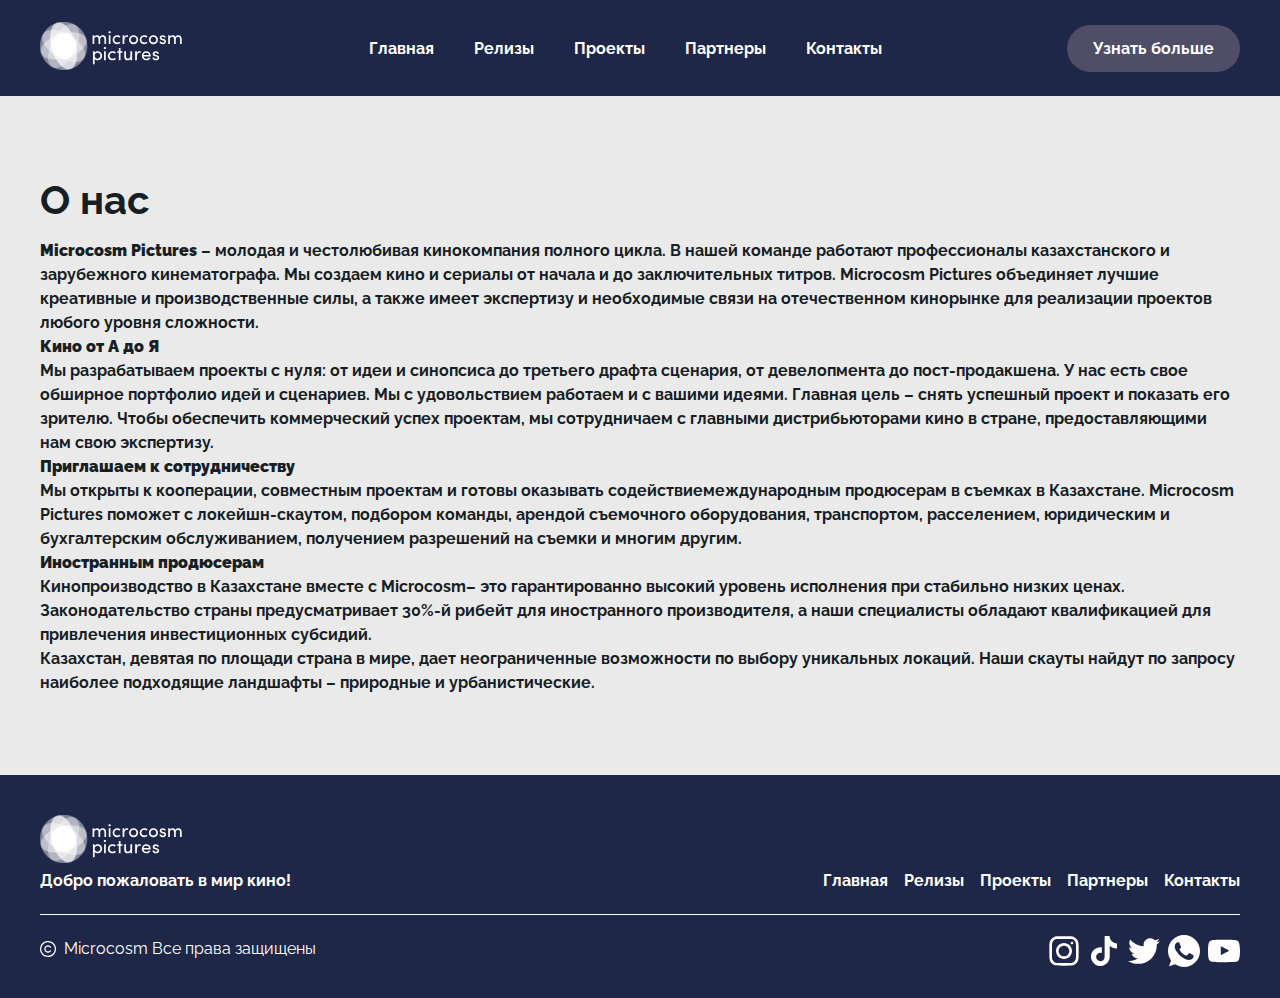
<file: about_us.html>
<!DOCTYPE html>
<html lang="en">
<head>
    <meta charset="UTF-8">
    <meta name="viewport" content="width=device-width, initial-scale=1.0">
    <title>Microcosm</title>
    <link rel="stylesheet" href="main.css">
    <link rel="stylesheet" href="projects.css">
    <link rel="stylesheet" href="partners.css">
    <link rel="stylesheet" href="./releases_news.css">
    <link rel="stylesheet" href="./mediacss/mediatablet.css">
    <link rel="stylesheet" href="./mediacss/mediaphone.css">
    <link rel="stylesheet" href="https://cdnjs.cloudflare.com/ajax/libs/font-awesome/6.0.0-beta3/css/all.min.css" integrity="sha512-Fo3rlrZj/k7ujTnHg4CGR2D7kSs0v4LLanw2qksYuRlEzO+tcaEPQogQ0KaoGN26/zrn20ImR1DfuLWnOo7aBA==" crossorigin="anonymous" referrerpolicy="no-referrer" />
</head>
<body>
    <nav class="navbar">
        <div class="navbar_wrap">
            <a href="./index.html">
                <img src="./img/logo.svg" alt="">
            </a>

                <ul class="nav_units">
                    <a href="./index.html">
                        <li>Главная</li>
                    </a>
                    <a href="./releases.html">
                        <li>Релизы</li>
                    </a>
                    <a href="./projects.html">
                        <li>Проекты</li>
                    </a>
                    <a href="./partners.html">
                        <li>Партнеры</li>
                    </a>
                    <a href="./contacts.html">
                        <li>Контакты</li>
                    </a>
                </ul>
                <a href="./about_us.html">         
                    <button class="nav_button">Узнать больше</button>
                </a>
            <div id="nav-icon3">
                <span></span>
                <span></span>
                <span></span>
                <span></span>
            </div>
        </div>
    </nav>
    <section class="basic_bg">
        <div class="basic_wrap_bg">
            <h1 class="aboutus_h1">О нас</h1>
            <p class="aboutus_p">
                <span class="bold">
                    Microcosm Pictures
                </span>
                 – молодая и честолюбивая кинокомпания полного цикла. В нашей команде работают профессионалы казахстанского и зарубежного кинематографа. Мы создаем кино и сериалы от начала и до заключительных титров. Microcosm Pictures объединяет лучшие креативные и производственные силы, а также имеет экспертизу и необходимые связи на отечественном кинорынке для реализации проектов любого уровня сложности.
            <br>
            <span class="bold">
                Кино от A до Я
            </span>
            <br>Мы разрабатываем проекты с нуля: от идеи и синопсиса до третьего драфта сценария, от девелопмента до пост-продакшена. У нас есть свое обширное портфолио идей и сценариев. Мы с удовольствием работаем и с вашими идеями. Главная цель – снять успешный проект и показать его зрителю. Чтобы обеспечить коммерческий успех проектам, мы сотрудничаем с главными дистрибьюторами кино в стране, предоставляющими нам свою экспертизу.
            <br>
            <span class="bold">
                Приглашаем к сотрудничеству
            </span>
            <br>Мы открыты к кооперации, совместным проектам и готовы оказывать содействиемеждународным продюсерам в съемках в Казахстане. Microcosm Pictures поможет с локейшн-скаутом, подбором команды, арендой съемочного оборудования, транспортом, расселением, юридическим и бухгалтерским обслуживанием, получением разрешений на съемки и многим другим.
            <br><span class="bold">
                Иностранным продюсерам
            </span>
            <br>Кинопроизводство в Казахстане вместе с Microcosm– это гарантированно высокий уровень исполнения при стабильно низких ценах. Законодательство страны предусматривает 30%-й рибейт для иностранного производителя, а наши специалисты обладают квалификацией для привлечения инвестиционных субсидий.
            <br>Казахстан, девятая по площади страна в мире, дает неограниченные возможности по выбору уникальных локаций. Наши скауты найдут по запросу наиболее подходящие ландшафты – природные и урбанистические.</p>
        </div>
    </section>
    <footer class="footer">
        <div class="footer_wrap">
            <div class="footer_above_wrap">
                <div class="flex_info">
                    <a href="./index.html">
                        <img src="./img/logo.svg" alt="">
                    </a>
                    <div class="sublogo">Добро пожаловать в мир кино!</div>
                </div>
                <ul class="ul_footer">
                    <a href="./index.html">
                        <li class="active_li_foot">Главная</li>
                    </a>
                    <a href="./releases.html">
                        <li class="active_li_foot">Релизы</li>
                    </a>
                    <a href="./projects.html">
                        <li class="active_li_foot">Проекты</li>
                    </a>
                    <a href="./partners.html">
                        <li class="active_li_foot">Партнеры</li>
                    </a>
                    <a href="./contacts.html">
                        <li class="active_li_foot">Контакты</li>
                    </a>
                </ul>
            </div>
            <div class="line_foot"></div>
            <div class="footer_below_wrap">
                <div class="trademark">
                    <img src="./img/copyright.svg" alt="">
                    Microcosm Все права защищены
                </div>
                <div class="link_icons serabera">
                    <img src="./img/links/instagram-white.svg" alt="" class="contacts_links footer_links">
                    <img src="./img/links/tiktok-white.svg" alt="" class="contacts_links footer_links">
                    <img src="./img/links/twitter-white.svg" alt="" class="contacts_links footer_links">
                    <img src="./img/links/whatsapp-white.svg" alt="" class="contacts_links footer_links">
                    <img src="./img/links/youtube-white.svg" alt="" class="contacts_links footer_links">
                </div>
            </div>
        </div>
    </footer>
    <script src="./media.js"></script>
</body>
</html>
</file>
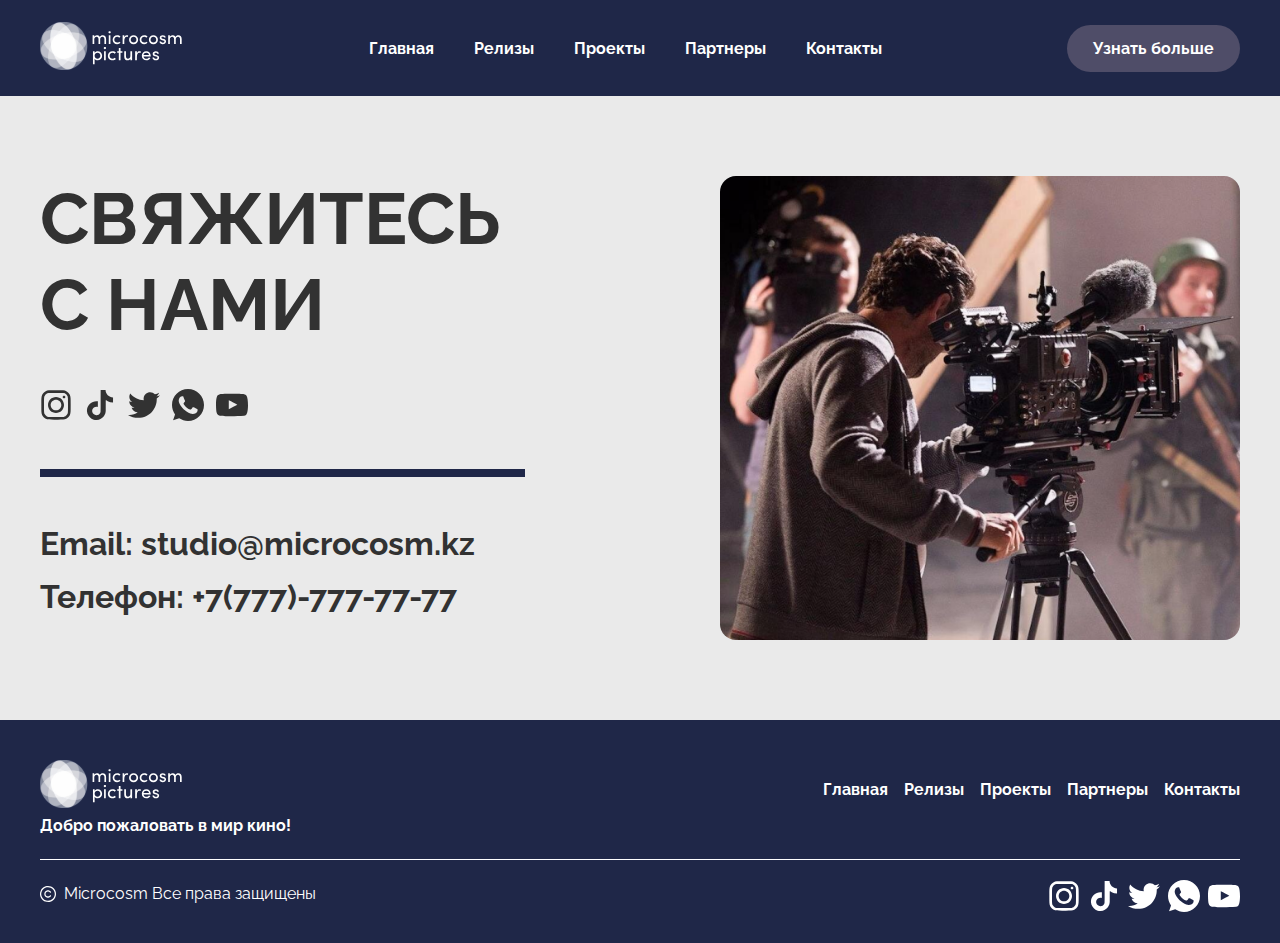
<file: contacts.html>
<!DOCTYPE html>
<html lang="en">
<head>
    <meta charset="UTF-8">
    <meta name="viewport" content="width=device-width, initial-scale=1.0">
    <title>Microcosm</title>
    <link rel="stylesheet" href="main.css">
    <link rel="stylesheet" href="projects.css">
    <link rel="stylesheet" href="partners.css">
    <link rel="stylesheet" href="./releases_news.css">
    <link rel="stylesheet" href="./mediacss/mediatablet.css">
    <link rel="stylesheet" href="./mediacss/mediaphone.css">
    <link rel="stylesheet" href="./contacts.css">
    <link rel="stylesheet" href="https://cdnjs.cloudflare.com/ajax/libs/font-awesome/6.0.0-beta3/css/all.min.css" integrity="sha512-Fo3rlrZj/k7ujTnHg4CGR2D7kSs0v4LLanw2qksYuRlEzO+tcaEPQogQ0KaoGN26/zrn20ImR1DfuLWnOo7aBA==" crossorigin="anonymous" referrerpolicy="no-referrer" />
</head>
<body>
    <nav class="navbar">
        <div class="navbar_wrap">
            <a href="./index.html">
                <img src="./img/logo.svg" alt="">
            </a>

                <ul class="nav_units">
                    <a href="./index.html">
                        <li>Главная</li>
                    </a>
                    <a href="./releases.html">
                        <li>Релизы</li>
                    </a>
                    <a href="./projects.html">
                        <li>Проекты</li>
                    </a>
                    <a href="./partners.html">
                        <li>Партнеры</li>
                    </a>
                    <a href="./contacts.html">
                        <li>Контакты</li>
                    </a>
                </ul>
                <a href="./about_us.html">         
                    <button class="nav_button">Узнать больше</button>
                </a>
            <div id="nav-icon3">
                <span></span>
                <span></span>
                <span></span>
                <span></span>
            </div>
        </div>
    </nav>
<section class="basic_bg">
    <section class="contacts_main">
        <div class="contacts_wrap">
            <div class="contacts_info_wrap">
                <h1 class="contact_h1">СВЯЖИТЕСЬ <br>С НАМИ</h1>
                <div class="contacts_links_wrap">
                    <img src="./img/links/instagram-gray.svg" alt="" class="contacts_links">
                    <img src="./img/links/tiktok-gray.svg" alt="" class="contacts_links">
                    <img src="./img/links/twitter-gray.svg" alt="" class="contacts_links">
                    <img src="./img/links/whatsapp-gray.svg" alt="" class="contacts_links">
                    <img src="./img/links/youtube-gray.svg" alt="" class="contacts_links">
                </div>
                <div class="contacs_line"></div>
                <div class="contacts_info_wrap">
                    <div class="contacts_info_text">Email: studio@microcosm.kz</div>
                    <div class="contacts_info_text">Телефон: +7(777)-777-77-77</div>
                </div>
            </div>
            <img src="./img/contact.png" alt="" class="contacts_img">
        </div>
    </section>
    <script src="./media.js"></script>
</section>
<footer class="footer">
    <div class="footer_wrap">
        <div class="footer_above_wrap">
            <div class="flex_info">
                <a href="./index.html">
                    <img src="./img/logo.svg" alt="">
                </a>
                <div class="sublogo">Добро пожаловать в мир кино!</div>
            </div>
            <ul class="ul_footer serabera">
                <a href="./index.html">
                    <li class="active_li_foot footer_links">Главная</li>
                </a>
                <a href="./releases.html">
                    <li class="active_li_foot footer_links">Релизы</li>
                </a>
                <a href="./projects.html">
                    <li class="active_li_foot footer_links">Проекты</li>
                </a>
                <a href="./partners.html">
                    <li class="active_li_foot footer_links">Партнеры</li>
                </a>
                <a href="./contacts.html">
                    <li class="active_li_foot footer_links">Контакты</li>
                </a>
            </ul>
        </div>
       
        <div class="line_foot"></div>
        <div class="footer_below_wrap">
            <div class="trademark">
                <img src="./img/copyright.svg" alt="">
                Microcosm Все права защищены
            </div>
            <div class="link_icons serabera">
                <img src="./img/links/instagram-white.svg" alt="" class="contacts_links footer_links">
                <img src="./img/links/tiktok-white.svg" alt="" class="contacts_links footer_links">
                <img src="./img/links/twitter-white.svg" alt="" class="contacts_links footer_links">
                <img src="./img/links/whatsapp-white.svg" alt="" class="contacts_links footer_links">
                <img src="./img/links/youtube-white.svg" alt="" class="contacts_links footer_links">
            </div>
        </div>
    </div>
</footer>
<script src="./media.js"></script>
</body>
</html>
</file>
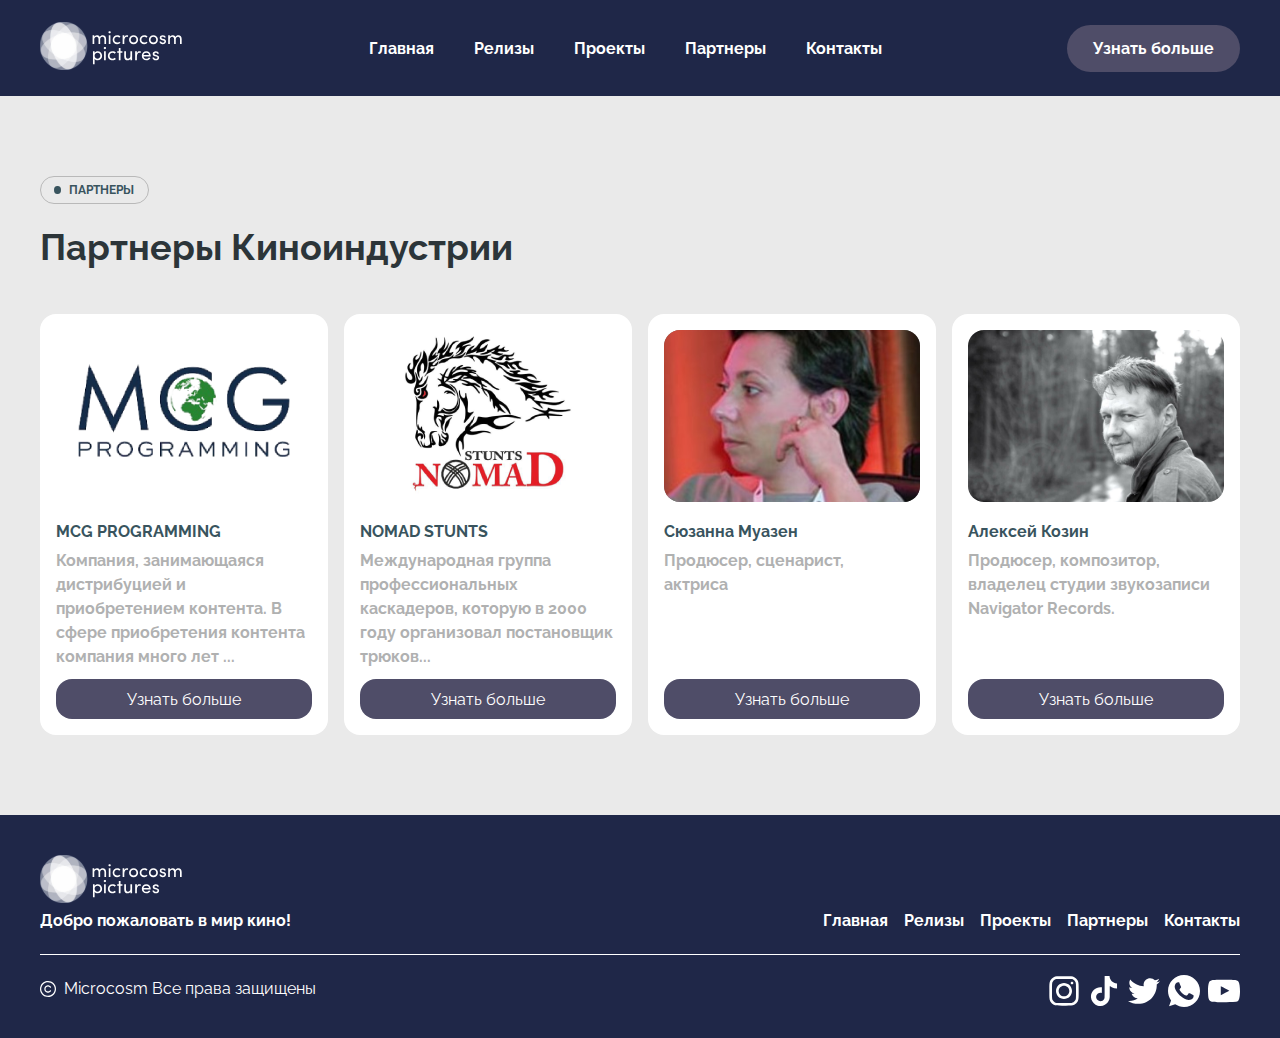
<file: partners.html>
<!DOCTYPE html>
<html lang="en">
<head>
    <meta charset="UTF-8">
    <meta name="viewport" content="width=device-width, initial-scale=1.0">
    <title>Microcosm</title>
    <link rel="stylesheet" href="main.css">
    <link rel="stylesheet" href="projects.css">
    <link rel="stylesheet" href="partners.css">
    <link rel="stylesheet" href="./releases_news.css">
    <link rel="stylesheet" href="./mediacss/mediatablet.css">
    <link rel="stylesheet" href="./mediacss/mediaphone.css">
    <link rel="stylesheet" href="https://cdnjs.cloudflare.com/ajax/libs/font-awesome/6.0.0-beta3/css/all.min.css" integrity="sha512-Fo3rlrZj/k7ujTnHg4CGR2D7kSs0v4LLanw2qksYuRlEzO+tcaEPQogQ0KaoGN26/zrn20ImR1DfuLWnOo7aBA==" crossorigin="anonymous" referrerpolicy="no-referrer" />
</head>
<body>
    <nav class="navbar">
        <div class="navbar_wrap">
            <a href="./index.html">
                <img src="./img/logo.svg" alt="">
            </a>

                <ul class="nav_units">
                    <a href="./index.html">
                        <li>Главная</li>
                    </a>
                    <a href="./releases.html">
                        <li>Релизы</li>
                    </a>
                    <a href="./projects.html">
                        <li>Проекты</li>
                    </a>
                    <a href="./partners.html">
                        <li>Партнеры</li>
                    </a>
                    <a href="./contacts.html">
                        <li>Контакты</li>
                    </a>
                </ul>
                <a href="./about_us.html">         
                    <button class="nav_button">Узнать больше</button>
                </a>
            <div id="nav-icon3">
                <span></span>
                <span></span>
                <span></span>
                <span></span>
            </div>
        </div>
    </nav>
    <section class="partners">
        <div class="partners_wrap">
            <div class="little_title">
                <div class="dot_wrap">
                    <div class="dot"></div>
                    <div class="dot_p">ПАРТНЕРЫ</div>
                </div>
            </div>
            <h1 class="titlese">Партнеры Киноиндустрии</h1>
            <div class="cards_wrap_partn">
                <div class="card_partn">
                    <img src="./img/MCG.png" alt="" class="card_partn_img">
                    <div class="companies_wrap">
                        <h1 class="card_title_partn">MCG PROGRAMMING</h1>
                        <p class="card_info_partn">Компания, занимающаяся дистрибуцией и приобретением контента. В сфере приобретения контента компания много лет ...</p>
                        <div class="partn_but_wrap">
                            <a href="./partners_news.html">
                                <button class="partn_but">Узнать больше</button>
                            </a>
                        </div>
                    </div>
                </div>
                <div class="card_partn">
                    <img src="./img/nomadstunts.png" alt="" class="card_partn_img">
                    <div class="companies_wrap">
                        <h1 class="card_title_partn">NOMAD STUNTS</h1>
                        <p class="card_info_partn">Международная группа профессиональных каскадеров, которую в 2000 году организовал постановщик трюков...</p>
                        <div class="partn_but_wrap">
                            <button class="partn_but">Узнать больше</button>
                        </div>
                    </div>
                </div>
                <div class="card_partn">
                    <img src="./img/muazen.jpg" alt="" class="card_partn_img qqq">
                    <div class="companies_wrap">
                        <h1 class="card_title_partn">Сюзанна Муазен</h1>
                        <p class="card_info_partn">Продюсер, сценарист,<br>актриса
                            </p>
                            <div class="partn_but_wrap">
                                <button class="partn_but">Узнать больше</button>
                            </div>
                    </div>
                </div>
                <div class="card_partn">
                    <img src="./img/kozin.jpg" alt="" class="card_partn_img">
                    <div class="companies_wrap">
                        <h1 class="card_title_partn">Алексей Козин</h1>
                        <p class="card_info_partn">Продюсер, композитор, владелец студии звукозаписи Navigator Records.</p>
                        <div class="partn_but_wrap">
                            <button class="partn_but">Узнать больше</button>
                        </div>
                    </div>
                </div>
            </div>
        </div>
    </section>
    <footer class="footer">
        <div class="footer_wrap">
            <div class="footer_above_wrap">
                <div class="flex_info">
                    <a href="./index.html">
                        <img src="./img/logo.svg" alt="">
                    </a>
                    <div class="sublogo">Добро пожаловать в мир кино!</div>
                </div>
                <ul class="ul_footer">
                    <a href="./index.html">
                        <li class="active_li_foot">Главная</li>
                    </a>
                    <a href="./releases.html">
                        <li class="active_li_foot">Релизы</li>
                    </a>
                    <a href="./projects.html">
                        <li class="active_li_foot">Проекты</li>
                    </a>
                    <a href="./partners.html">
                        <li class="active_li_foot">Партнеры</li>
                    </a>
                    <a href="./contacts.html">
                        <li class="active_li_foot">Контакты</li>
                    </a>
                </ul>
            </div>
            <div class="line_foot"></div>
            <div class="footer_below_wrap">
                <div class="trademark">
                    <img src="./img/copyright.svg" alt="">
                    Microcosm Все права защищены
                </div>
                <div class="link_icons serabera">
                    <img src="./img/links/instagram-white.svg" alt="" class="contacts_links footer_links">
                    <img src="./img/links/tiktok-white.svg" alt="" class="contacts_links footer_links">
                    <img src="./img/links/twitter-white.svg" alt="" class="contacts_links footer_links">
                    <img src="./img/links/whatsapp-white.svg" alt="" class="contacts_links footer_links">
                    <img src="./img/links/youtube-white.svg" alt="" class="contacts_links footer_links">
                </div>
            </div>
        </div>
    </footer>
    <script src="./media.js"></script>
</body>
</html>
</file>
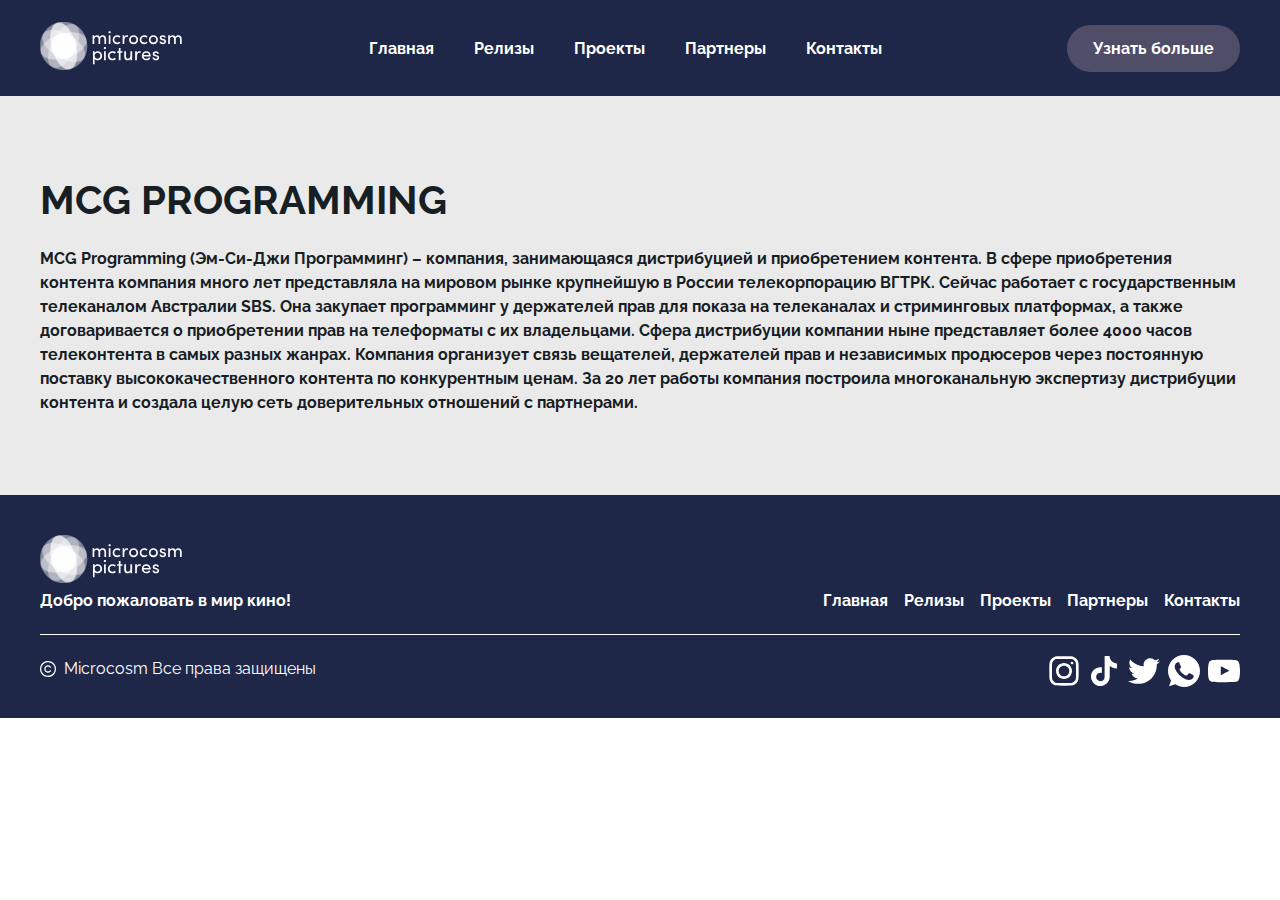
<file: partners_news.html>
<!DOCTYPE html>
<html lang="en">
<head>
    <meta charset="UTF-8">
    <meta name="viewport" content="width=device-width, initial-scale=1.0">
    <title>Microcosm</title>
    <link rel="stylesheet" href="main.css">
    <link rel="stylesheet" href="projects.css">
    <link rel="stylesheet" href="partners.css">
    <link rel="stylesheet" href="./releases_news.css">
    <link rel="stylesheet" href="./mediacss/mediatablet.css">
    <link rel="stylesheet" href="./mediacss/mediaphone.css">
    <link rel="stylesheet" href="https://cdnjs.cloudflare.com/ajax/libs/font-awesome/6.0.0-beta3/css/all.min.css" integrity="sha512-Fo3rlrZj/k7ujTnHg4CGR2D7kSs0v4LLanw2qksYuRlEzO+tcaEPQogQ0KaoGN26/zrn20ImR1DfuLWnOo7aBA==" crossorigin="anonymous" referrerpolicy="no-referrer" />
</head>
<body>
    <nav class="navbar">
        <div class="navbar_wrap">
            <a href="./index.html">
                <img src="./img/logo.svg" alt="">
            </a>

                <ul class="nav_units">
                    <a href="./index.html">
                        <li>Главная</li>
                    </a>
                    <a href="./releases.html">
                        <li>Релизы</li>
                    </a>
                    <a href="./projects.html">
                        <li>Проекты</li>
                    </a>
                    <a href="./partners.html">
                        <li>Партнеры</li>
                    </a>
                    <a href="./contacts.html">
                        <li>Контакты</li>
                    </a>
                </ul>
                <a href="./about_us.html">         
                    <button class="nav_button">Узнать больше</button>
                </a>
            <div id="nav-icon3">
                <span></span>
                <span></span>
                <span></span>
                <span></span>
            </div>
        </div>
    </nav>
<section class="partners_newer">
    <div class="partners_newer_wrap">
        <h1 class="partners_newer_h1">MCG PROGRAMMING</h1>
        <p class="partners_newer_p">MCG Programming (Эм-Си-Джи Программинг) – компания, занимающаяся дистрибуцией и приобретением контента. В сфере приобретения контента компания много лет представляла на мировом рынке крупнейшую в России телекорпорацию ВГТРК. Сейчас работает с государственным телеканалом Австралии SBS. Она закупает программинг у держателей прав для показа на телеканалах и стриминговых платформах, а также договаривается о приобретении прав на телеформаты с их владельцами. Сфера дистрибуции компании ныне представляет более 4000 часов телеконтента в самых разных жанрах.
        Компания организует связь вещателей, держателей прав и независимых продюсеров через постоянную поставку высококачественного контента по конкурентным ценам. За 20 лет работы компания построила многоканальную экспертизу дистрибуции контента и создала целую сеть доверительных отношений с партнерами. </p>
    </div>
</section>

    <footer class="footer">
        <div class="footer_wrap">
            <div class="footer_above_wrap">
                <div class="flex_info">
                    <a href="./index.html">
                        <img src="./img/logo.svg" alt="">
                    </a>
                    <div class="sublogo">Добро пожаловать в мир кино!</div>
                </div>
                <ul class="ul_footer">
                    <a href="./index.html">
                        <li class="active_li_foot">Главная</li>
                    </a>
                    <a href="./releases.html">
                        <li class="active_li_foot">Релизы</li>
                    </a>
                    <a href="./projects.html">
                        <li class="active_li_foot">Проекты</li>
                    </a>
                    <a href="./partners.html">
                        <li class="active_li_foot">Партнеры</li>
                    </a>
                    <a href="./contacts.html">
                        <li class="active_li_foot">Контакты</li>
                    </a>
                </ul>
            </div>
            <div class="line_foot"></div>
            <div class="footer_below_wrap">
                <div class="trademark">
                    <img src="./img/copyright.svg" alt="">
                    Microcosm Все права защищены
                </div>
                <div class="link_icons serabera">
                    <img src="./img/links/instagram-white.svg" alt="" class="contacts_links footer_links">
                    <img src="./img/links/tiktok-white.svg" alt="" class="contacts_links footer_links">
                    <img src="./img/links/twitter-white.svg" alt="" class="contacts_links footer_links">
                    <img src="./img/links/whatsapp-white.svg" alt="" class="contacts_links footer_links">
                    <img src="./img/links/youtube-white.svg" alt="" class="contacts_links footer_links">
                </div>
            </div>
        </div>
    </footer>
    <script src="./media.js"></script>
</body>
</html>
</file>
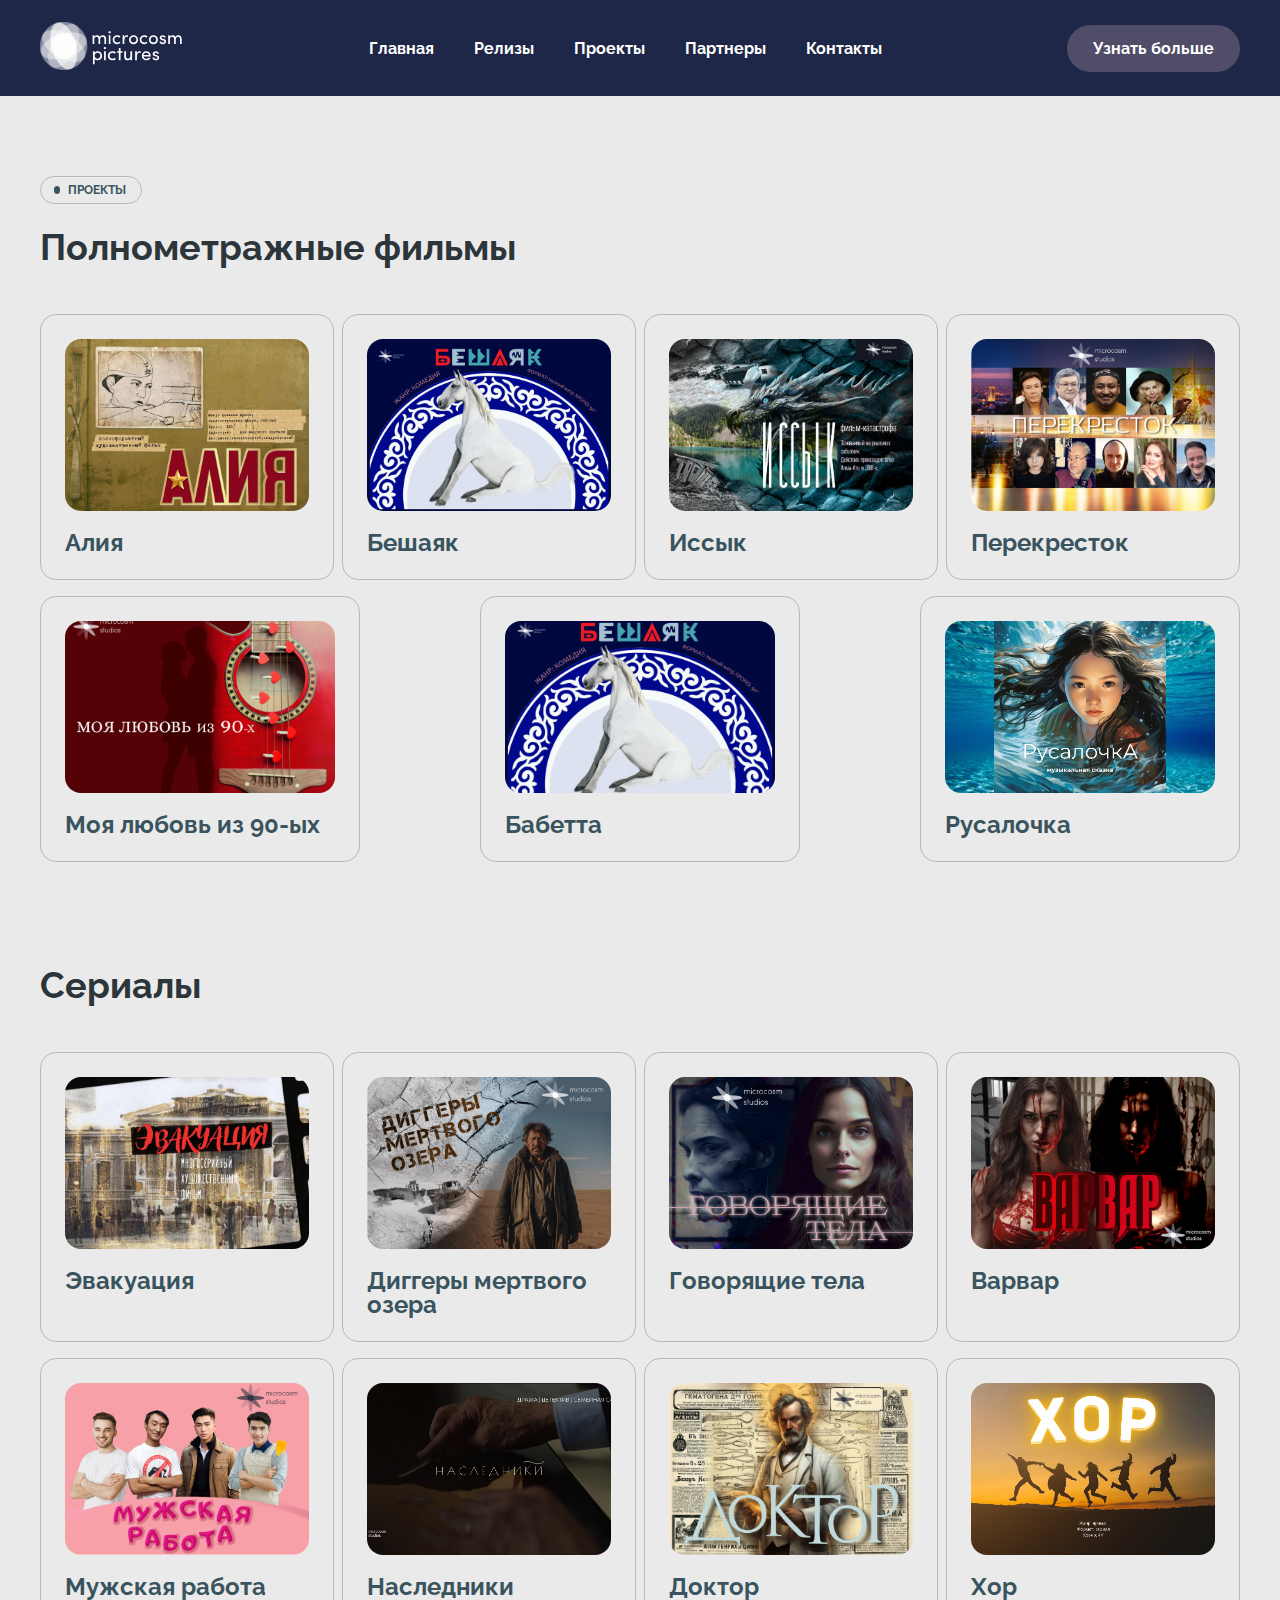
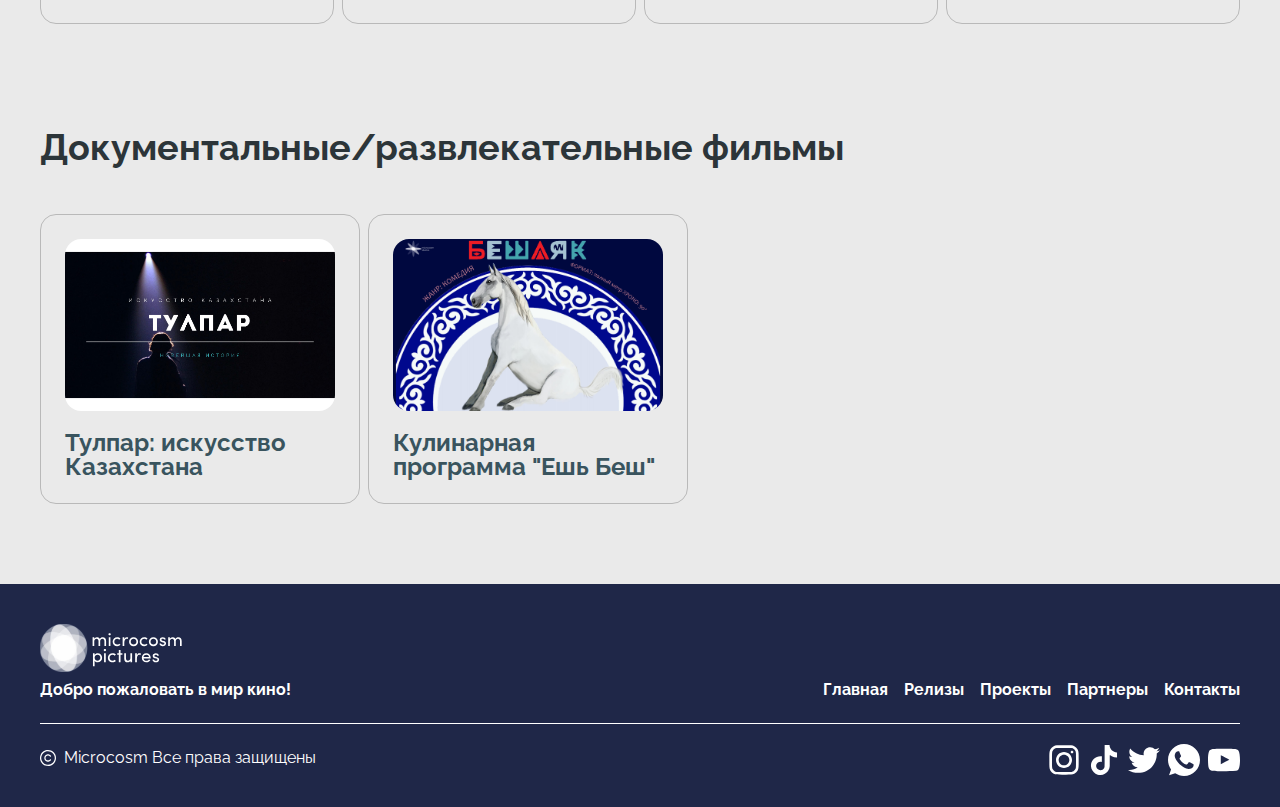
<file: projects.html>
<!DOCTYPE html>
<html lang="en">
<head>
    <meta charset="UTF-8">
    <meta name="viewport" content="width=device-width, initial-scale=1.0">
    <title>Microcosm</title>
    <link rel="stylesheet" href="main.css">
    <link rel="stylesheet" href="projects.css">
    <link rel="stylesheet" href="partners.css">
    <link rel="stylesheet" href="./releases_news.css">
    <link rel="stylesheet" href="./mediacss/mediatablet.css">
    <link rel="stylesheet" href="./mediacss/mediaphone.css">
    <link rel="stylesheet" href="https://cdnjs.cloudflare.com/ajax/libs/font-awesome/6.0.0-beta3/css/all.min.css" integrity="sha512-Fo3rlrZj/k7ujTnHg4CGR2D7kSs0v4LLanw2qksYuRlEzO+tcaEPQogQ0KaoGN26/zrn20ImR1DfuLWnOo7aBA==" crossorigin="anonymous" referrerpolicy="no-referrer" />
</head>
<body>
    <nav class="navbar">
        <div class="navbar_wrap">
            <a href="./index.html">
                <img src="./img/logo.svg" alt="">
            </a>

                <ul class="nav_units">
                    <a href="./index.html">
                        <li>Главная</li>
                    </a>
                    <a href="./releases.html">
                        <li>Релизы</li>
                    </a>
                    <a href="./projects.html">
                        <li>Проекты</li>
                    </a>
                    <a href="./partners.html">
                        <li>Партнеры</li>
                    </a>
                    <a href="./contacts.html">
                        <li>Контакты</li>
                    </a>
                </ul>
                <a href="./about_us.html">         
                    <button class="nav_button">Узнать больше</button>
                </a>
            <div id="nav-icon3">
                <span></span>
                <span></span>
                <span></span>
                <span></span>
            </div>
        </div>
    </nav>
<section class="basic_bg">
    <div class="basic_wrap_bg">
        <div class="little_title mona">
            <div class="dot_wrap">
                <div class="dot"></div>
                <div class="dot_p">ПРОЕКТЫ</div>
            </div>
        </div>
        <h1 class="titlese">Полнометражные фильмы</h1>
        <div class="cards_index_proj_wrap">
            <div class="card_projects we">
                <img src="./img/projects/Aliya.jpg" alt="icon" class="card_projects_card">
                <h1 class="projects_card_title">Алия</h1>
            </div>
            <div class="card_projects we">
                <img src="./img/projects/Beshayak.jpg" alt="icon" class="card_projects_card">
                <h1 class="projects_card_title">Бешаяк</h1>
            </div>
            <div class="card_projects we">
                <img src="./img/projects/Issyk.jpg" alt="icon" class="card_projects_card">
                <h1 class="projects_card_title">Иссык</h1>
            </div>
            <div class="card_projects we">
                <img src="./img/projects/Crossroad.jpg" alt="icon" class="card_projects_card">
                <h1 class="projects_card_title">Перекресток</h1>
            </div>
        </div>
        <div class="cards_index_proj_wrap">
            <div class="card_projects wq">
                <img src="./img/projects/My love.jpg" alt="icon" class="card_projects_card">
                <h1 class="projects_card_title">Моя любовь из 90-ых</h1>
            </div>
            <div class="card_projects wq">
                <img src="./img/projects/Beshayak.jpg" alt="icon" class="card_projects_card">
                <h1 class="projects_card_title">Бабетта</h1>
            </div>
            <div class="card_projects wq">
                <img src="./img/projects/mermaid.jpg" alt="icon" class="card_projects_card">
                <h1 class="projects_card_title">Русалочка</h1>
            </div>
        </div>
        <h1 class="titlese">Сериалы</h1>
        <div class="cards_index_proj_wrap">
            <div class="card_projects we">
                <img src="./img/projects/Evacuation.jpg" alt="icon" class="card_projects_card">
                <h1 class="projects_card_title">Эвакуация</h1>
            </div>
            <div class="card_projects we">
                <img src="./img/projects/diggersofdeadelake.jpg" alt="icon" class="card_projects_card">
                <h1 class="projects_card_title">Диггеры мертвого озера</h1>
            </div>
            <div class="card_projects we">
                <img src="./img/projects/talkingbodies.jpg" alt="icon" class="card_projects_card">
                <h1 class="projects_card_title">Говорящие тела</h1>
            </div>
            <div class="card_projects we">
                <img src="./img/projects/varvar.jpg" alt="icon" class="card_projects_card">
                <h1 class="projects_card_title">Варвар</h1>
            </div>
        </div>
        <div class="cards_index_proj_wrap">
            <div class="card_projects wq">
                <img src="./img/projects/mansword.jpg" alt="icon" class="card_projects_card">
                <h1 class="projects_card_title">Мужская работа</h1>
            </div>
            <div class="card_projects wq">
                <img src="./img/projects/nasled.jpg" alt="icon" class="card_projects_card">
                <h1 class="projects_card_title">Наследники</h1>
            </div>
            <div class="card_projects wq">
                <img src="./img/projects/doctor.jpg" alt="icon" class="card_projects_card">
                <h1 class="projects_card_title">Доктор</h1>
            </div>
            <div class="card_projects wq">
                <img src="./img/projects/choir.jpg" alt="icon" class="card_projects_card">
                <h1 class="projects_card_title">Хор</h1>
            </div>
        </div>
        <h1 class="titlese">Документальные/развлекательные фильмы </h1>
        <div class="cards_index_proj_wrap lp">
            <div class="card_projects we">
                <img src="./img/projects/tulpar.jpg" alt="icon" class="card_projects_card">
                <h1 class="projects_card_title">Тулпар: искусство Казахстана</h1>
            </div>
            <div class="card_projects we">
                <img src="./img/projects/Beshayak.jpg" alt="icon" class="card_projects_card">
                <h1 class="projects_card_title">Кулинарная программа "Ешь Беш"</h1>
            </div>
        </div>
    </div>
        
    </div>
</section>
    <footer class="footer">
        <div class="footer_wrap">
            <div class="footer_above_wrap">
                <div class="flex_info">
                    <a href="./index.html">
                        <img src="./img/logo.svg" alt="">
                    </a>
                    <div class="sublogo">Добро пожаловать в мир кино!</div>
                </div>
                <ul class="ul_footer">
                    <a href="./index.html">
                        <li class="active_li_foot">Главная</li>
                    </a>
                    <a href="./releases.html">
                        <li class="active_li_foot">Релизы</li>
                    </a>
                    <a href="./projects.html">
                        <li class="active_li_foot">Проекты</li>
                    </a>
                    <a href="./partners.html">
                        <li class="active_li_foot">Партнеры</li>
                    </a>
                    <a href="./contacts.html">
                        <li class="active_li_foot">Контакты</li>
                    </a>
                </ul>
            </div>
            <div class="line_foot"></div>
            <div class="footer_below_wrap">
                <div class="trademark">
                    <img src="./img/copyright.svg" alt="">
                    Microcosm Все права защищены
                </div>
                <div class="link_icons serabera">
                    <img src="./img/links/instagram-white.svg" alt="" class="contacts_links footer_links">
                    <img src="./img/links/tiktok-white.svg" alt="" class="contacts_links footer_links">
                    <img src="./img/links/twitter-white.svg" alt="" class="contacts_links footer_links">
                    <img src="./img/links/whatsapp-white.svg" alt="" class="contacts_links footer_links">
                    <img src="./img/links/youtube-white.svg" alt="" class="contacts_links footer_links">
                </div>
            </div>
        </div>
    </footer>
    <script src="./media.js"></script>
</body>
</html>
</file>
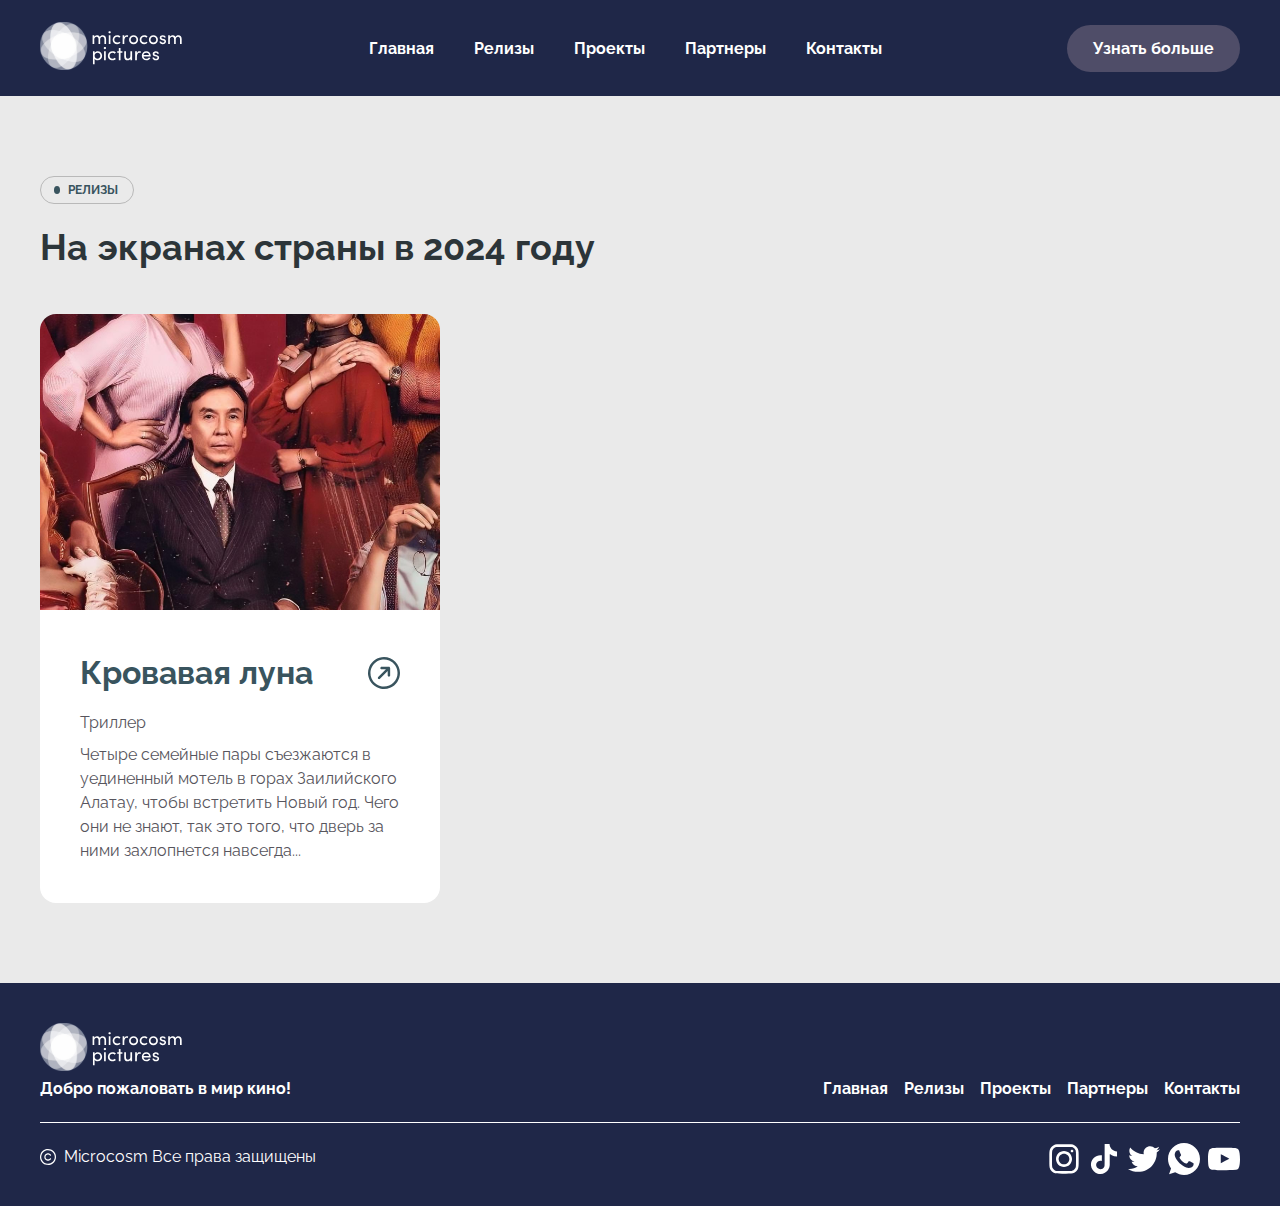
<file: releases.html>
<!DOCTYPE html>
<html lang="en">
<head>
    <meta charset="UTF-8">
    <meta name="viewport" content="width=device-width, initial-scale=1.0">
    <title>Microcosm</title>
    <link rel="stylesheet" href="main.css">
    <link rel="stylesheet" href="projects.css">
    <link rel="stylesheet" href="partners.css">
    <link rel="stylesheet" href="./releases_news.css">
    <link rel="stylesheet" href="./mediacss/mediatablet.css">
    <link rel="stylesheet" href="./mediacss/mediaphone.css">
    <link rel="stylesheet" href="https://cdnjs.cloudflare.com/ajax/libs/font-awesome/6.0.0-beta3/css/all.min.css" integrity="sha512-Fo3rlrZj/k7ujTnHg4CGR2D7kSs0v4LLanw2qksYuRlEzO+tcaEPQogQ0KaoGN26/zrn20ImR1DfuLWnOo7aBA==" crossorigin="anonymous" referrerpolicy="no-referrer" />
</head>
<body>
    <nav class="navbar">
        <div class="navbar_wrap">
            <a href="./index.html">
                <img src="./img/logo.svg" alt="">
            </a>

                <ul class="nav_units">
                    <a href="./index.html">
                        <li>Главная</li>
                    </a>
                    <a href="./releases.html">
                        <li>Релизы</li>
                    </a>
                    <a href="./projects.html">
                        <li>Проекты</li>
                    </a>
                    <a href="./partners.html">
                        <li>Партнеры</li>
                    </a>
                    <a href="./contacts.html">
                        <li>Контакты</li>
                    </a>
                </ul>
                <a href="./about_us.html">         
                    <button class="nav_button">Узнать больше</button>
                </a>
            <div id="nav-icon3">
                <span></span>
                <span></span>
                <span></span>
                <span></span>
            </div>
        </div>
    </nav>
    <section class="releasesn_">
        <div class="releasesn_wrap">
            <div class="little_title">
                <div class="dot_wrap">
                    <div class="dot"></div>
                    <div class="dot_p">РЕЛИЗЫ</div>
                </div>
            </div>
            <h1 class="titlese r"> На экранах страны в 2024 году</h1>
            <a href="releases_news.html" class="media_a">
                <div class="r_cardn">
                    <img src="./img/bloodyMoon.png" alt="Poster" class="release_card_postern">
                    <div class="card_info_wrapn">
                        <div class="icon_wrapn">
                            <h1 class="r_title_cardn">
                                Кровавая луна
                            </h1>
                            <img src="img/arrow-circle-up-right.svg" alt="icon">
                        </div>

                        <p class="r_subtitle_cardn">
                            Триллер
                        </p>
                        <p class="r_title_info_cardn">
                            Четыре семейные пары съезжаются в уединенный мотель в горах Заилийского Алатау, чтобы встретить Новый год. Чего они не знают, так это того, что дверь за ними захлопнется навсегда...
                        </p>
                    </div>
    
                </div>
            </a>
        </div>
    </section>
    <footer class="footer">
        <div class="footer_wrap">
            <div class="footer_above_wrap">
                <div class="flex_info">
                    <a href="./index.html">
                        <img src="./img/logo.svg" alt="">
                    </a>
                    <div class="sublogo">Добро пожаловать в мир кино!</div>
                </div>
                <ul class="ul_footer">
                    <a href="./index.html">
                        <li class="active_li_foot">Главная</li>
                    </a>
                    <a href="./releases.html">
                        <li class="active_li_foot">Релизы</li>
                    </a>
                    <a href="./projects.html">
                        <li class="active_li_foot">Проекты</li>
                    </a>
                    <a href="./partners.html">
                        <li class="active_li_foot">Партнеры</li>
                    </a>
                    <a href="./contacts.html">
                        <li class="active_li_foot">Контакты</li>
                    </a>
                </ul>
            </div>
            <div class="line_foot"></div>
            <div class="footer_below_wrap">
                <div class="trademark">
                    <img src="./img/copyright.svg" alt="">
                    Microcosm Все права защищены
                </div>
                <div class="link_icons serabera">
                    <img src="./img/links/instagram-white.svg" alt="" class="contacts_links footer_links">
                    <img src="./img/links/tiktok-white.svg" alt="" class="contacts_links footer_links">
                    <img src="./img/links/twitter-white.svg" alt="" class="contacts_links footer_links">
                    <img src="./img/links/whatsapp-white.svg" alt="" class="contacts_links footer_links">
                    <img src="./img/links/youtube-white.svg" alt="" class="contacts_links footer_links">
                </div>
            </div>
        </div>
    </footer>
    <script src="./media.js"></script>
</body>
</html>
</file>
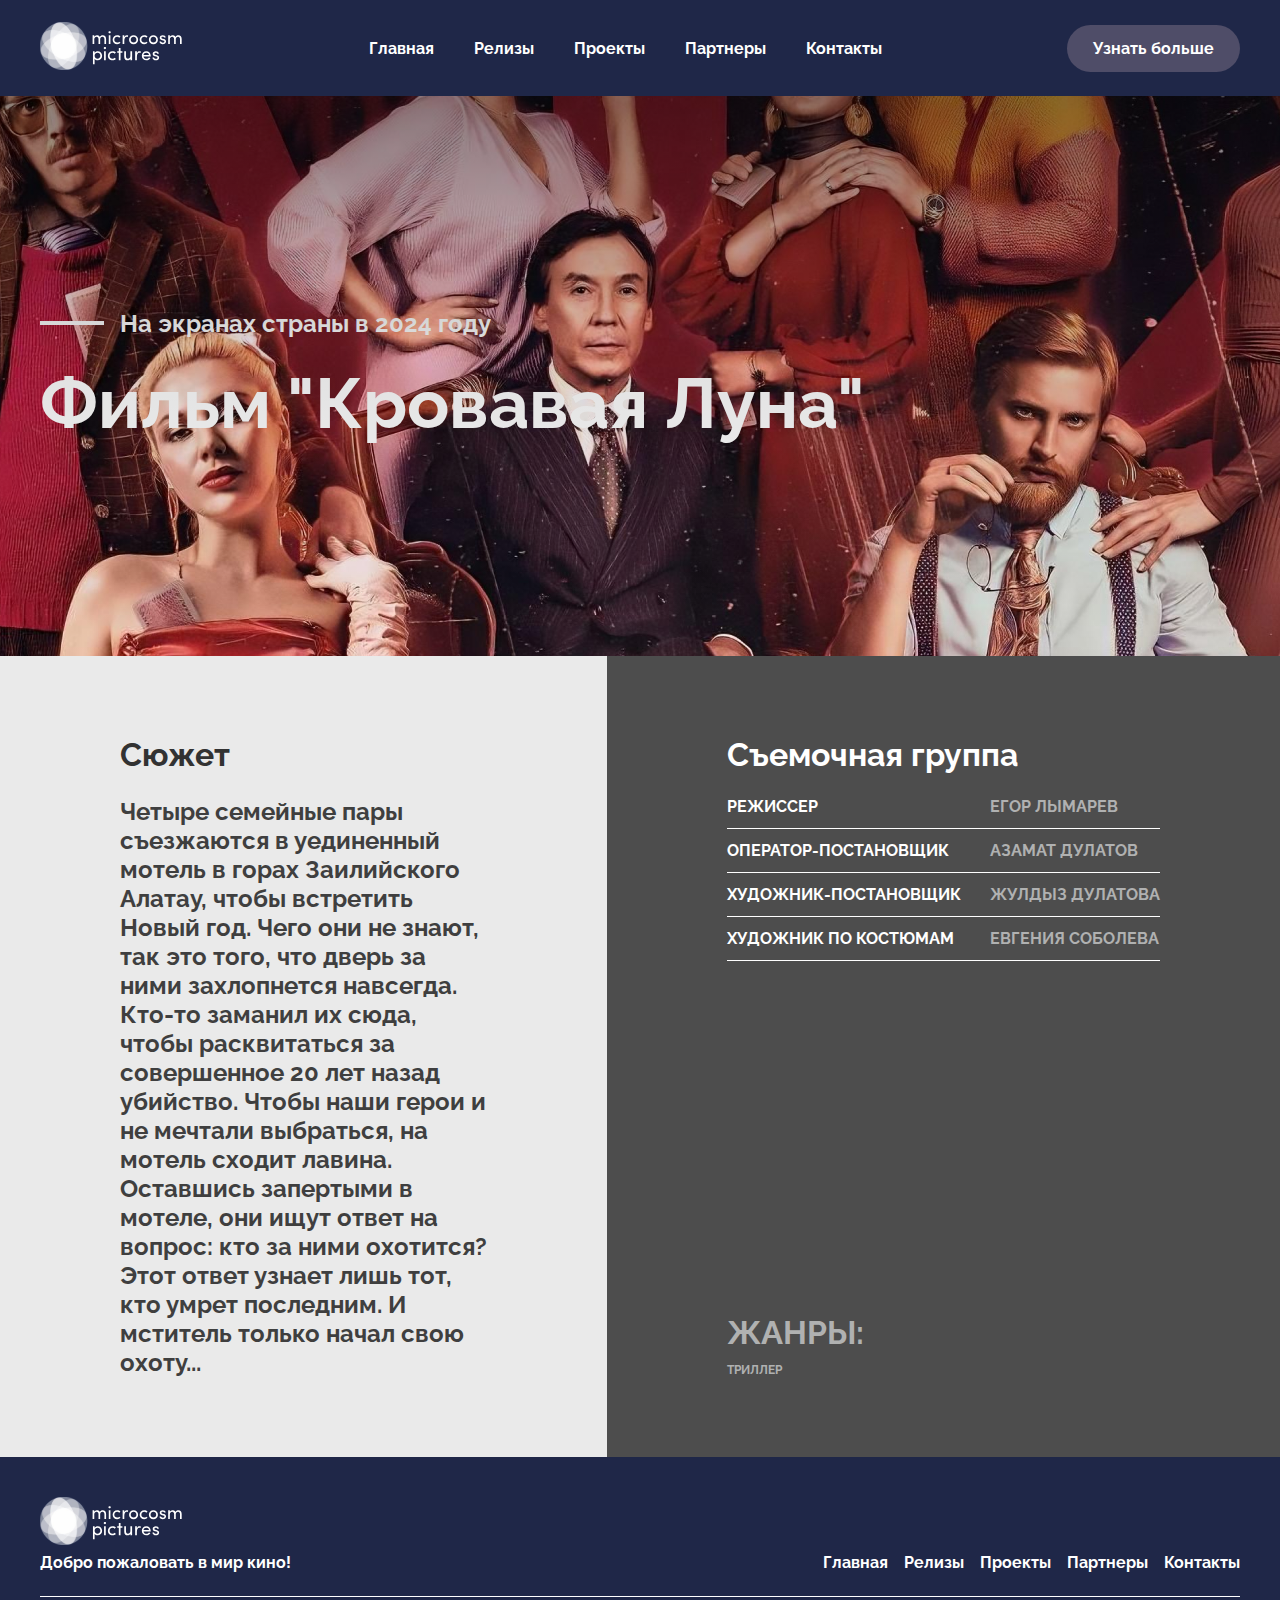
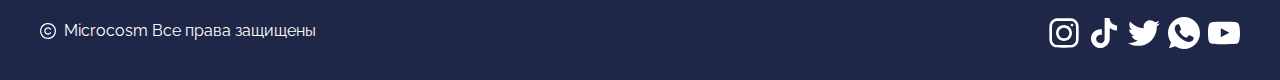
<file: releases_news.html>
<!DOCTYPE html>
<html lang="en">
<head>
    <meta charset="UTF-8">
    <meta name="viewport" content="width=device-width, initial-scale=1.0">
    <title>Microcosm</title>
    <link rel="stylesheet" href="main.css">
    <link rel="stylesheet" href="projects.css">
    <link rel="stylesheet" href="partners.css">
    <link rel="stylesheet" href="./releases_news.css">
    <link rel="stylesheet" href="./mediacss/mediatablet.css">
    <link rel="stylesheet" href="./mediacss/mediaphone.css">
    <link rel="stylesheet" href="https://cdnjs.cloudflare.com/ajax/libs/font-awesome/6.0.0-beta3/css/all.min.css" integrity="sha512-Fo3rlrZj/k7ujTnHg4CGR2D7kSs0v4LLanw2qksYuRlEzO+tcaEPQogQ0KaoGN26/zrn20ImR1DfuLWnOo7aBA==" crossorigin="anonymous" referrerpolicy="no-referrer" />
</head>
<body>
    <nav class="navbar">
        <div class="navbar_wrap">
            <a href="./index.html">
                <img src="./img/logo.svg" alt="">
            </a>

                <ul class="nav_units">
                    <a href="./index.html">
                        <li>Главная</li>
                    </a>
                    <a href="./releases.html">
                        <li>Релизы</li>
                    </a>
                    <a href="./projects.html">
                        <li>Проекты</li>
                    </a>
                    <a href="./partners.html">
                        <li>Партнеры</li>
                    </a>
                    <a href="./contacts.html">
                        <li>Контакты</li>
                    </a>
                </ul>
                <a href="./about_us.html">         
                    <button class="nav_button">Узнать больше</button>
                </a>
            <div id="nav-icon3">
                <span></span>
                <span></span>
                <span></span>
                <span></span>
            </div>
        </div>
    </nav>
    <section class="header_releases_news">
        <div class="gradient"></div>
        <img src="./img/bloodyMoon.png" alt="" class="img_header_r">
        <div class="header_releases_news_wrap">
            <div class="wrap_above_header_r">
                <div class="header_line_r"></div>
                <div class="above_title_hr">На экранах страны в 2024 году</div>
            </div>
            <h1 class="title_header_r">Фильм "Кровавая Луна"</h1>
        </div>
    </section>
    <section class="header_releases_news_info">
        <section class="header_releases_news_info_wrapone">
        <h1 class="title_header_releases">Сюжет</h1>
        <p class="subtitle_header_releases">Четыре семейные пары съезжаются в уединенный мотель в горах Заилийского Алатау, чтобы встретить Новый год. Чего они не знают, так это того, что дверь за ними захлопнется навсегда. Кто-то заманил их сюда, чтобы расквитаться за совершенное 20 лет назад убийство. Чтобы наши герои и не мечтали выбраться, на мотель сходит лавина. Оставшись запертыми в мотеле, они ищут ответ на вопрос: кто за ними охотится? Этот ответ узнает лишь тот, кто умрет последним. И мститель только начал свою охоту... </p>
        </section>
        <section class="header_releases_news_info_wraptwo">
        <h1 class="title_header_releases_two">Съемочная группа</h1>
        <div class="staff_wrap_all">
            <div class="staff_wrap">
                <div class="staff_white">РЕЖИССЕР</div>
                <div class="line_info_releases"></div>
                <div class="staff_white">ОПЕРАТОР-ПОСТАНОВЩИК</div>
                <div class="line_info_releases"></div>
                <div class="staff_white">ХУДОЖНИК-ПОСТАНОВЩИК</div>
                <div class="line_info_releases"></div>
                <div class="staff_white">ХУДОЖНИК ПО КОСТЮМАМ</div>
                <div class="line_info_releases"></div>

            </div>
            <div class="staff_wrap_two">
                <div class="staff_gray">ЕГОР ЛЫМАРЕВ</div>
                <div class="staff_gray">АЗАМАТ ДУЛАТОВ</div>
                <div class="staff_gray">ЖУЛДЫЗ ДУЛАТОВА</div>
                <div class="staff_gray">ЕВГЕНИЯ СОБОЛЕВА</div>
            </div>
        </div>
        <div class="end_of_releases">
            <h1 class="title_gray">ЖАНРЫ:</h1>
            <div class="subtitle_gray">ТРИЛЛЕР</div>
        </div>
        </section>  
    </section>
    <footer class="footer">
        <div class="footer_wrap">
            <div class="footer_above_wrap">
                <div class="flex_info">
                    <a href="./index.html">
                        <img src="./img/logo.svg" alt="">
                    </a>
                    <div class="sublogo">Добро пожаловать в мир кино!</div>
                </div>
                <ul class="ul_footer">
                    <a href="./index.html">
                        <li class="active_li_foot">Главная</li>
                    </a>
                    <a href="./releases.html">
                        <li class="active_li_foot">Релизы</li>
                    </a>
                    <a href="./projects.html">
                        <li class="active_li_foot">Проекты</li>
                    </a>
                    <a href="./partners.html">
                        <li class="active_li_foot">Партнеры</li>
                    </a>
                    <a href="./contacts.html">
                        <li class="active_li_foot">Контакты</li>
                    </a>
                </ul>
            </div>
            <div class="line_foot"></div>
            <div class="footer_below_wrap">
                <div class="trademark">
                    <img src="./img/copyright.svg" alt="">
                    Microcosm Все права защищены
                </div>
                <div class="link_icons serabera">
                    <img src="./img/links/instagram-white.svg" alt="" class="contacts_links footer_links">
                    <img src="./img/links/tiktok-white.svg" alt="" class="contacts_links footer_links">
                    <img src="./img/links/twitter-white.svg" alt="" class="contacts_links footer_links">
                    <img src="./img/links/whatsapp-white.svg" alt="" class="contacts_links footer_links">
                    <img src="./img/links/youtube-white.svg" alt="" class="contacts_links footer_links">
                </div>
            </div>
        </div>
    </footer>
    <script src="./media.js"></script>
</body>
</html>
</file>
<file: main.css>
@import url('https://fonts.googleapis.com/css2?family=Lato:ital,wght@0,100;0,300;0,400;0,700;0,900;1,100;1,300;1,400;1,700;1,900&family=Raleway:ital,wght@0,100..900;1,100..900&display=swap');

:root{
    --nav_footer_color_bg : #1F2748;
    --r_color_bg: #EAEAEA;
    --button_main: #4F4D68;
    --button_main_hover: #7b7994;
    --header_bg: #D1D3D5;
    --text_light_gray: #57555D;
    --text_title_color: #2C3539;

}
.footer_links{
    width: 100%;
}
.serabera{
    position: absolute;
    right: 0;
    top: 20px;
    gap: 8px;
    display: flex;
}
.footer_below_wrap{
    align-items: center;
    justify-content: space-between;
    position: relative;
}
* {
    font-family: 'Raleway';
}
*{
    box-sizing: border-box;
    margin: 0;
    padding: 0;
}
.link_icons{
    align-items: center;
}
.navbar{
    display: flex;
    justify-content: center;
    background-color: var(--nav_footer_color_bg);
}
.navbar_wrap{
    height: 96px;
    width: 1200px;
    display: flex;
    justify-content: space-between;
    align-items: center;
}

.logo_nav{
color: white;

}
.logo_nav:hover{
    cursor: pointer;
}

.nav_units{
    display: flex;
    list-style: none;
    color: white;
    gap: 40px;
    font-weight: bold;
}

.nav_units li{
}

.nav_button{
    border: none;
    padding: 14px 26px;
    border-radius: 40px;
    background-color: var(--button_main);
    color: white;
    font-size: 16px;
    transition: background-color 0.3s ease ;
    font-weight: bold;
}

.nav_button:hover{
    background-color: var(--button_main_hover);
    cursor: pointer;
}

.player{
    width: 100%;
    /* border-radius: 16px; */
}
.header{
    display: flex;
    justify-content: center;
    flex-direction: column;
    align-items: center;
}
.header_wrap{
    width: 1200px;
}
.header{
    background-color: var(--header_bg);
}

.header_p{
    color: var(--text_light_gray);
    font-size: 20px;
    font-weight: bold;
    margin: 30px 0;
}
.header_title{
    color: var(--text_title_color);
    font-size: 40px;
    font-weight: bold;
    margin-top: 32px;
    margin-bottom: 24px;
}

.header_title_p{
    color: var(--text_light_gray);
    font-size: 20px;
    font-weight: bold;
    line-height: 150%;
    margin-bottom: 16px;
}
.header_but{
    margin-bottom: 80px;
    border: none;
    padding: 14px 26px;
    border-radius: 40px;
    background-color: var(--button_main);
    color: white;
    font-size: 16px;
    transition: background-color 0.3s ease ;
    font-weight: bold;
}
.releases{
    background-color: var(--r_color_bg);
    display: flex;
    justify-content: center;
}
.dot{
    width: 8px;
    height: 8px;
    background-color: #39545E;
    border-radius: 50%;
}
.dot_p{
    width: 100%;
    font-size: 12px;
    color: #39545E;
    line-height: 150%;
    margin: 4px 0;
    font-weight: bold;
}

.releases_wrap{
    width: 1200px;
}

.little_title{
    border: 1px #B9B9B9 solid;
    width: auto;
    display: inline-block;
    padding: 0 13px;
    border-radius: 32px;
    margin-top: 80px;
}
.dot_wrap{
    display: flex;
    gap: 8px;
    align-items: center;
}

.titlese{
    font-size: 36px;
    font-weight: bold;
    line-height: 150%;
    color: var(--text_title_color);
    margin-top: 16px;
}
a{
    text-decoration: none;
}
.r_card{
    width: 100%;
    display: flex;
    border-radius: 32px;
    text-decoration: none;
    margin-top: 40px;
    transition: all 0.2s ease;
    margin-bottom: 80px;
}

.r_card:hover{
    -webkit-box-shadow: 26px 15px 131px -78px rgba(122,122,122,0.59);
    -moz-box-shadow: 26px 15px 131px -78px rgba(122,122,122,0.59);
    box-shadow: 26px 15px 131px -78px rgba(122,122,122,0.59);
}

.release_card_poster{
    width: 100%;
    height: 296px;
    object-fit: cover;
    border-top-left-radius: 32px;
    border-bottom-left-radius: 32px;
}

.card_info_wrap{
    width: 100%;
    background-color: white;
    border-top-right-radius: 32px;
    border-bottom-right-radius: 32px;
    padding-right: 40px;
}

.icon_wrap{
    margin-top: 40px;
    display: flex;
    justify-content: flex-end;
}
.r_title_card{
    margin-top: 24px;
    font-size: 32px;
    color: var(--text_title_color);
    line-height: 150%;
    margin-left: 40px;

}

.r_subtitle_card{
    margin-left: 40px;
    font-size: 16px;
    line-height: 150%;
    margin-top: 8px;
    margin-bottom: 8px;
    color: var(--text_light_gray);
}

.r_title_info_card{
    font-size: 16px;
    line-height: 150%;
    color: var(--text_light_gray);
margin-left: 40px;
}
.footer{
    background-color: var(--nav_footer_color_bg);
    color: white;
    display: flex;
    justify-content: center;
    padding-top: 40px;
    padding-bottom: 40px;
}
.footer_wrap{width: 1200px;}
.footer_above_wrap{
    display: flex;
    justify-content: space-between;
    position: relative;
}
.logo_foot{
    font-size: 32px;
    font-weight: bold;

}
.sublogo{
    font-size: 16px;
    font-weight: bold;
    margin-top: 8px;
}

.flex_info a{
    height: 48px;
    display: flex;
    width: 140px;
}
.ul_footer{
    display: flex;
    align-items: center;
    gap: 16px;
    list-style: none;
    text-align: right;
    /* margin-top: 23px; */
    height: 19px;
    position: absolute;
    bottom: 0;
    right: 0;
}
.non_active_li_foot{font-size: 16px;
color: #71736B;
font-weight: bold;}
.active_li_foot{font-size: 16px;
    font-weight: bold;}
.line_foot{
    height: 1px;
    background-color: white;
    width: 100%;
    margin-top: 24px;
}
.footer_below_wrap{display: flex;}
.trademark{
    display: flex;
    align-items: center;
    gap: 8px;
    font-size: 16px;
    margin-top: 24px;
}
.link_icons{}
.icons_foot{}


a{
    color: white;
}

.nav_units li:hover{
    color: #a2a0b6;
}

.releasesn_{
display: flex;
justify-content: center;
background-color: var(--r_color_bg);
}
.releasesn_wrap{
    width: 1200px;
}
.r_cardn{width: 400px;
background-color: white;
border-radius: 16px;
margin-top: 40px;
margin-bottom: 80px;
}
.release_card_postern{
    width: 100%;
    border-top-left-radius: 16px;
    border-top-right-radius: 16px;
    height: 296px;
    object-fit: cover;
}
.card_info_wrapn{
    padding: 40px;
}
.icon_wrapn{
    display: flex;
    align-items: center;
    justify-content: space-between;
    margin-bottom: 20px;
}
.r_title_cardn{color: #39545E;
font-size: 32px;
font-weight: bold;}
.r_subtitle_cardn{
    color: var(--text_light_gray);
    margin-bottom: 8px;
    font-size: 16px;
    font-weight: normal;
    line-height: 150%;
}
.r_title_info_cardn{
    color: var(--text_light_gray);
    font-size: 16px;
    font-weight: normal;
    line-height: 150%;

}

.releasesn_wrap a{
    display: flex;
    width: 400px;
}
</file>
<file: projects.css>
:root{
    --project_bg: #F5F5F5;
}


.projects_wrap{
    width: 1200px;
}
.projects{
    display: flex;
    justify-content: center;
    background-color: var(--project_bg);
}
.card_projects{
    width: 320px;
    height: auto;
    border: solid 1px #B9B9B9;
    border-radius: 16px;
    padding: 24px;
    padding-bottom: 24px;
    margin-bottom: 80px;
    margin-top: 40px;
}
.card_projects_card{
    width: 100%;
  border-radius: 16px;
  height: 172px;
  object-fit: cover;
}
.p_projects{
    font-size: 16px;
    margin-top: 20px;
    line-height: 150%;
    font-weight: bold;
    color: #39545E;
}
.projects_card_title{
    font-size: 24px;
    line-height: 100%;
    color: #39545E;
    margin-top: 16px;
    
}

.cards_index_proj_wrap{
    display: flex;
    gap: 8px;
    justify-content: space-between;
}

.link_wrap_proj{
    display: flex;
    justify-content: space-between;
    align-items: center;
}

.link_to_projects{
    font-size: 16px;
    color: #39545E;
}
</file>
<file: partners.css>
.partners{
 background-color: #EAEAEA;
 display: flex;
 justify-content: center;
}
.partners_wrap{
    width: 1200px;
}
.cards_wrap_partn{
    display: flex;
    gap: 16px;
}
.card_partn{
    background-color: white;
    width: auto;
    height: auto;
    padding: 16px;
    border-radius: 16px;
    position: relative;
    margin-top: 40px;
    margin-bottom: 80px;
}
.card_partn_img{
    width: 256px;
    height: 172px;
    background-color: gray;
    border-radius: 16px;
    border: none;
    object-fit: cover;
}
.qqq{
    object-position: 0px -40px;
}
.card_title_partn{
    color: #39545E;
    font-size: 16px;
    font-weight: bold;
    margin-top: 16px;
    margin-bottom: 8px;
}
.card_info_partn{
    font-size: 16px;
    color: #B0B1B1;
    font-weight: bold;
    line-height: 150%;
}
.partn_but_wrap{
    display: flex;
    flex-direction: column;
    justify-content: flex-end;
    height: 40px;
    margin-top: 10px;
}
.partn_but{
    position: absolute;
    bottom: 16px;
    height: 40px;
    width: 256px;
    border-radius: 16px;
    background-color: #4F4D68;
    border: transparent solid;
    color: white;
    cursor: pointer;
    font-size: 16px;
    transition: background-color 0.3s ease;
}

.partn_but:hover{
    background-color: #7b7994;
}


.partners_page{
    display: flex;
    justify-content: center;
}

.partners_page_wrap{
    width: 1200px;
}
.project_page_cards_wrap{
    display: flex;

}

.partners_newer{
    justify-content: center;    
    display: flex;
    background-color: #EAEAEA;
}
.partners_newer_wrap{
    width: 1200px;
    padding: 80px 0;
}
.partners_newer_h1{
    font-size: 40px;
    font-weight: bold;
    color: #162024;
    margin-bottom: 24px;
}
.partners_newer_p{
    font-size: 16px;
    line-height: 150%;
    font-weight: bold;
    color: #162024;
}

.basic_bg{
    display: flex;
    justify-content: center;
    background-color: #EAEAEA;
}
.basic_wrap_bg{
    width: 1200px;
    padding: 80px 0;
}
.aboutus_h1{
    color: #162024;
    font-size: 40px;
    font-weight: bold;
}
.aboutus_p{
    color: #162024;
    font-size: 16px;
    margin-top: 16px;
    font-weight: bold;
    line-height: 150%;
}

.bold{
    font-weight: bolder;
}

.mona{
    margin-top: 0px;
}

.we{
    margin-bottom: 0px !important;
}

.wq{
    margin-top: 16px !important;
}
.lp{
    justify-content: unset !important;
}
</file>
<file: releases_news.css>
@import url('https://fonts.googleapis.com/css2?family=Montserrat:ital,wght@0,100..900;1,100..900&display=swap');
.header_releases_news{
    position: relative;
    display: flex;
    justify-content: center;
    font-family: 'Montserrat';
}
.img_header_r{
    position: absolute;
    top: 0;
    left: 0;
    width: 100vw;
    height: 560px;
    object-fit: cover;
    z-index: -1;
}

.gradient{
    position: absolute;
    top:0;
    left: 0;
    width: 100vw;
    height: 560px;
    background: rgb(0,0,0);
    background: linear-gradient(180deg, rgba(0,0,0,0.4556022237996761) 0%, rgba(0,0,0,0.12507001091452208) 45%, rgba(0,212,255,0) 100%);
}
.header_releases_news_wrap{
    width: 1200px;
    display: flex;
    flex-direction: column;
    justify-content: center;
    height: 560px;
}
.wrap_above_header_r{
    display: flex;
    align-items: center;
    gap: 16px;
}
.header_line_r{
    width: 64px;
    height: 4px;
    background-color: white;
}
.above_title_hr{
    font-size: 24px;
    font-weight: bold;
    color: white;

}
.title_header_r{
    margin-top: 24px;
    font-size: 70px;
    font-weight: bold;
    color: white;
}

.header_releases_news_info{
    display: flex;
    justify-content: center;
}
.header_releases_news_info_wrapone{
    background-color: var(--r_color_bg);
    padding: 80px 120px;
}
.title_header_releases{
    color: #323232;
    margin-bottom: 24px;
    font-size: 32px;
    font-weight: bold;
}
.subtitle_header_releases{
    color: #3F3F3F;
    font-size: 24px;
    font-weight: bold;

}
.header_releases_news_info_wraptwo{
    color: white;
    background-color: #4D4D4D;
    padding: 80px 120px;
    position: relative;
}
.title_header_releases_two{
    font-size: 32px;
    font-weight: bold;
    width: 292px;
}

.staff_white{}
.staff_gray{}
.line_info_releases{
    width: 433px;
    height: 1px;
    background-color: white;
    margin-top: 12px;
    margin-bottom: 12px;
}
.title_gray{
    color: #B0B1B1;
}
.subtitle_gray{
    margin-top: 12px;
    color: #B0B1B1;
    font-size: 12px;
    font-weight: bold;
}

.staff_wrap_all{
position: relative;
font-size: 16px;
margin-top: 24px;
font-weight: bold;
}
.staff_wrap{

}
.staff_wrap_two{
position: absolute;
top: 0;
right: 0;
display: flex;
flex-direction: column;
gap: 25px;
color: #B0B1B1;
}

.end_of_releases{
    position: absolute;
    bottom: 80px;
}
</file>
<file: mediacss/mediatablet.css>
@media screen and (max-width: 1200px) {
    .navbar_wrap{
        width: 1000px;
    }
    .header_wrap{
        width: 1000px;
    }
    .releases_wrap{
        width: 1000px;
    }
    .card_info_wrap{
        width: 1000px;
    }
    .projects_wrap{
        width: 1000px;
    }
    .partners_wrap{
        width: 1000px;
    }
    .footer_wrap{
        width: 1000px;
    }
    .player{
        width: 100%;
    }
    .card_partn_img{
        width: 212px;
    }
    .card_info_partn{
        font-size: 12px;
        width: 212px;
    }
    .partn_but{
width: 212px;
    }
    .releasesn_wrap{
        width: 1000px;
    }
    .basic_wrap_bg{
        width: 1000px;
    }
    .partners_newer_wrap{
        width:1000px;
    }
    .header_releases_news_wrap{
        width: 1000px;
    }
}
#nav-icon3{
    display: none;
    position: relative;
    height: 22px;
    width: 24px;
}
#nav-icon3 span{
    background-color: white;
    display: block;
    width: 24px;
    height: 2px;
    position: absolute;
    transition: -webkit-transform 0.5s ease;

}
#nav-icon3 span:nth-child(1) {
    top: 0px;

  }
  
  #nav-icon3 span:nth-child(2),#nav-icon3 span:nth-child(3) {
    top: 8px;

  }
  
  #nav-icon3 span:nth-child(4) {
    top: 16px;
  }
  
  #nav-icon3.open span:nth-child(1) {
    top: 8px;
    width: 0%;
    left: 50%;
  }
  
  #nav-icon3.open span:nth-child(2) {
    -webkit-transform: rotate(45deg);
    -moz-transform: rotate(45deg);
    -o-transform: rotate(45deg);
    transform: rotate(45deg);
  }
  
  #nav-icon3.open span:nth-child(3) {
    -webkit-transform: rotate(-45deg);
    -moz-transform: rotate(-45deg);
    -o-transform: rotate(-45deg);
    transform: rotate(-45deg);
  }
  
  #nav-icon3.open span:nth-child(4) {
    top: 8px;
    width: 0%;
    left: 50%;
  }
  .navbar{
    transition: all 0.5s ease;
    height: 96px;
    overflow: hidden;
    position: relative;
}
@media screen and (max-width: 834px) {
    .navbar .act_nu{


    }

    .header_p{
        font-size: 16px;
        margin: 22px 0;
    }
    .header_title{
        font-size: 36px;
    }
    .header_title_p{
        font-size: 16px;
    }
    .header_but{
        margin-bottom: 32px;
    }
    .little_title{
        margin-top: 60px;
    }
    .act_nvb{
        height: 481px;
    }
    .release_card_poster{
        height: 160px;
        border-top-right-radius: 16px;
        border-bottom-left-radius: 0;
    }
    .card_info_wrap{
        padding: 32px 40px;
        border-top-right-radius: 0;
        border-bottom-left-radius: 16px;
        position: relative;
    }
    .icon_wrap{
        margin: 0;
        position: absolute;
        right: 40px;
        top: 40px;
    }
    .card_partn .card_projects_card{
        height: 120px;
    }
    .card_partn .card_partn_img{
        width: 135px;
        height: 144px;
    }
    .card_partn .card_info_partn{
        width: 135px;
        font-size: 10px;
    }
    .card_title_partn{
        font-size: 12px;
    }

    .active_li_foot{
        font-size: 12px;
    }

    .sublogo{
        font-size: 12px;
    }
    .trademark{
        font-size: 12px;
    }
    .card_partn .partn_but{
        width: 135px;
    }
    .card_projects{
        padding: 16px;
    }
    .projects_card_title{
        font-size: 16px;
    }
    .r_title_card{
        margin: 0;
    }
    .r_subtitle_card{
        margin: 0;
    }
    .r_card{
        flex-direction: column;
        
    }
    .r_title_info_card{
        margin: 0;
    }
.r_cardn{
    width: 100%;
}
.releasesn_wrap a{
    width: 100%;
}
.header_releases_news .gradient{
    height: 426px;
}
.header_releases_news .img_header_r{
    height: 426px;
}
.title_header_r{
    font-size: 40px;
}
.above_title_hr{
    font-size: 16px;
}
.header_releases_news_info{
    flex-direction: column;
}
.line_info_releases{
    width: 100%;
}
.end_of_releases{
    bottom: 20px;
}
.header_releases_news .header_releases_news_wrap{
    width: 714px;
    height: 426px;
}
    .nav_units{
        display: flex;
        flex-direction: column;
        position: absolute;
        top: 96px;
        left: 50%;
        transform: translateX(-50%);
        font-size: 20px;
        align-items: center;
    }
    .nav_button{
        position: absolute;
        top: 408px;
        left: 50%;
        transform: translateX(-50%);
        display: block;
    }
    #nav-icon3{
        display: inline-block;
    }
    .navbar_wrap{
        width: 714px;
    }
    .header_wrap{
        width: 714px;
    }
    .releases_wrap{
        width: 714px;
    }
    .card_info_wrap{
        width: 714px;
    }
    .projects_wrap{
        width: 714px;
    }
    .partners_wrap{
        width: 714px;
    }
    .footer_wrap{
        width: 714px;
    }
    .player{
        width: 100%;
    }
    .card_partn_img{
        width: 212px;
    }
    .card_info_partn{
        font-size: 12px;
        width: 212px;
    }
    .partn_but{
width: 212px;
    }
    .releasesn_wrap{
        width: 714px;
    }
    .basic_wrap_bg{
        width: 714px;
    }
    .partners_newer_wrap{
        width:714px;
    }
    .header_releases_news_wrap{
        width: 714px;
    }
}
</file>
<file: mediacss/mediaphone.css>
@media screen and (max-width: 500px) {
    .header_p{
        font-size: 12px;
    }
    .header_title{
        font-size: 28px;
        margin-top: 20px;
        margin-bottom: 24px;
    }
    .navbar_wrap{
        width: 343px;
    }
    .header_wrap{
        width: 343px;
    }
    .releases_wrap{
        width: 343px;
    }
    .card_info_wrap{
        width: 343px;
    }
    .projects_wrap{
        width: 343px;
    }
    .header_but{
        font-size: 12px;
    }
    .r_card{
        margin-top: 24px;
    }
    .titlese{
        font-size: 16px;

    }
    .r_title_card{
        font-size: 24px;
    }
    .icon_wrap{
        top: 32px;
        display: flex;
        align-items: center;
        height: 36px;
    }
    .r_subtitle_card{
        font-size: 12px;
        margin-top: 20px;
        font-weight: bold;
    }
    .cards_wrap_partn{
        flex-direction: column;
    }
    .card_partn{
        padding: 0;
        display: flex;
        margin-top: 0;
        margin-bottom: 0;
    }
    .partn_but_wrap{
        margin-top: 32px;
    }
    .card_partn_img{
        width: 50%;
        border-bottom-right-radius: 0;
        border-top-right-radius: 0;
    }
    .card_title_partn{
        font-size: 10px;
    }
    .card_partn .card_info_partn{
        font-size: 8px;
    }
    .companies_wrap{
        width: 50%;
        padding-left: 16px;
    }
    .little_title{
        margin-top: 32px;
    }
    .titlese{
        margin-top: 16px;
    }
    .lp{
        margin-bottom: 16px;
    }
    .card_projects{
        padding: 4px;
        margin-top: 16px;
        margin-bottom: 16px;
    }
    .card_projects_card{
        height: 85px;
    }
    .projects_card_title{
        margin-top: 4px ;
        font-size: 10px;
    }
    .link_wrap_proj{
        margin-top: 16px;
    }
    .r_title_info_card{
        font-size: 12px;
        margin-top: 12px;
        font-weight: bold;
    }
    .icon_wrap img{
        width: 20px;
        height: 20px;
    }
    .partners_newer_h1{
        font-size: 32px;
    }
    .aboutus_h1{
        margin-top: 32px;
    }
    .serabera{
        top: 24px;
    }
    .footer_links{
        width: 16px;
    }
    .cards_wrap_partn{
        margin-top: 16px;
    }
    .sublogo{
        font-size: 10px;
    }
    .aboutus_p{
        margin-bottom: 32px;
    }
    .r_cardn{
        margin-top: 32px;
    }
    .line_info_releases{
        width: 100%;
    }
    .staff_white, .staff_gray{
        font-size: 12px;
    }
    .title_gray{
        font-size: 12px;
    }
    .subtitle_gray{
        font-size: 8px;
    }
    .above_title_hr{
        font-size: 16px;
    }
    .staff_wrap{
        width: 100%;
    }
    .staff_wrap_all{
        width: 100%;
        margin-bottom: 96px;
    }
    .header_releases_news_info_wraptwo{
        padding: 32px;
    display: flex;
    flex-direction: column;
    align-items: baseline;
    }
    .header_releases_news_info_wrapone{
        padding: 32px;
    }
    .title_header_r{
        font-size: 28px;
        margin-top: 16px;
    }
    .header_releases_news, .gradient, .header_releases_news_wrap{
        height: 343px;
    }
    .header_releases_news .gradient, .header_releases_news_wrap{
        height: 343px;
    }
    .header_releases_news  .header_releases_news_wrap{
        height: 343px;
        width: 343px;
    }
    .r_subtitle_cardn, .r_title_info_cardn{
        font-size: 12px;
    }

    .release_card_postern{
        height: 160px;
    }
    .r_title_cardn{
        font-size: 24px;
    }
    .r_card{
        margin-bottom: 40px;
    }
    .header_title_p{
        font-size: 16px;
        line-height: 120%;
    }
    .partners_wrap{
        width: 343px;
        margin-bottom: 32px;
    }
    .ul_footer{
        position: relative;
        top: auto;
        right: auto;
        left: auto;
        flex-direction: column;
        align-items: baseline;
        height: 131px;
    }
    .basic_wrap_bg{
        padding: 0;
    }
    .dot_p{
        font-size: 12px;
    }
    .footer_above_wrap{
        flex-direction: column;
    align-items: baseline;
        gap: 16px;
}
    .footer_wrap{
        width: 343px;
    }
    .player{
        width: 100%;
    }
    .card_partn .card_partn_img{
        width: 50%;
    }
    .card_info_partn{
        font-size: 12px;
        width: 212px;
    }
    .partn_but{
width: 212px;
font-size: 12px;
    }
    .releasesn_wrap{
        width: 343px;
    }
    .basic_wrap_bg{
        width: 343px;
    }
    .partners_newer_wrap{
        width:343px;
    }
    .header_releases_news_wrap{
        width: 343px;
    }
}
</file>
<file: contacts.css>
.contacts_main {
    display: flex;
    justify-content: center;
}
.contacts_wrap {
    width: 1200px;
    display: flex;
    padding: 80px 0;
    justify-content: space-between;
}
.contact_h1 {
    font-size: 72px;
    font-weight: bold;
    line-height: 120%;
    color: #323232;
}
.contacts_links_wrap {
    display: flex;
    margin-top: 24px;
    gap: 12px;
}
.contacts_links {
    width: 32px;
}
.contacs_line {
    width: 100%;
    height: 8px;
    background-color: #1F2748;
    margin-top: 32px;
    margin-bottom: 32px;
}
.contacts_info_wrap{
    width: 485px;
    display: flex;
    flex-direction: column;
    gap: 16px;
}
.contacts_info_text {
    font-size: 32px;
    font-weight: bold;
    color: #323232
}
.contacts_img {
    width: 520px;
    object-fit: cover;
    border-radius: 16px;
    height: 464px;
}

@media screen and (max-width: 834px){
    .contacts_main {

    }
    .contacts_wrap {
        width: 714px;
        display: flex;
        flex-direction: column;
    }
    .contact_h1 {

    }
    .contacts_links_wrap {

    }
    .contacts_links {

    }
    .contacs_line {

    }
    .contacts_info_wrap{
        width: 714px;
    }
    .contacts_info_text {

    }
    .contacts_img {
        margin-top: 32px;
        width: 100%;
    }
}

@media screen and (max-width: 500px) {
    .contacts_wrap {
        width: 343px;

    }
    .contacts_info_wrap{
        width: 314px;
    }
    .contact_h1 {
font-size: 48px;
    }
    .contacts_info_text {
        font-size: 20px;
    }
    .contacts_img{
        height: 250px;
    }
    footer .footer_links{
        width: 16px;
    }
}
</file>
